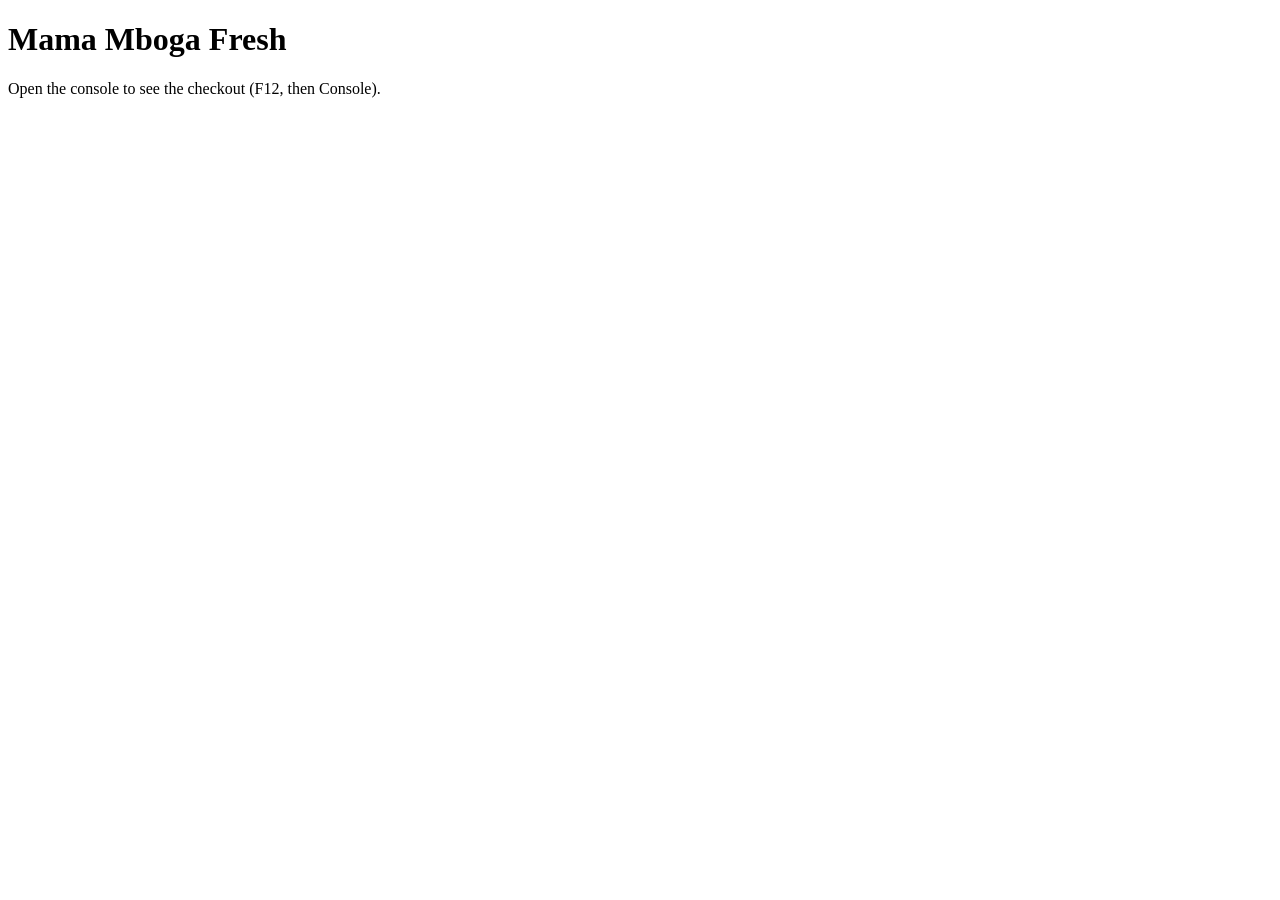
<file: index.html>
<!doctype html>
<html lang="en">
  <head>
    <meta charset="UTF-8" />
    <meta name="viewport" content="width=device-width, initial-scale=1.0" />
    <title>Mama Mboga Fresh checkout</title>
  </head>
  <body>
    <h1>Mama Mboga Fresh</h1>
    <p>Open the console to see the checkout (F12, then Console).</p>

    <script src="js/app.js"></script>
  </body>
</html>
</file>
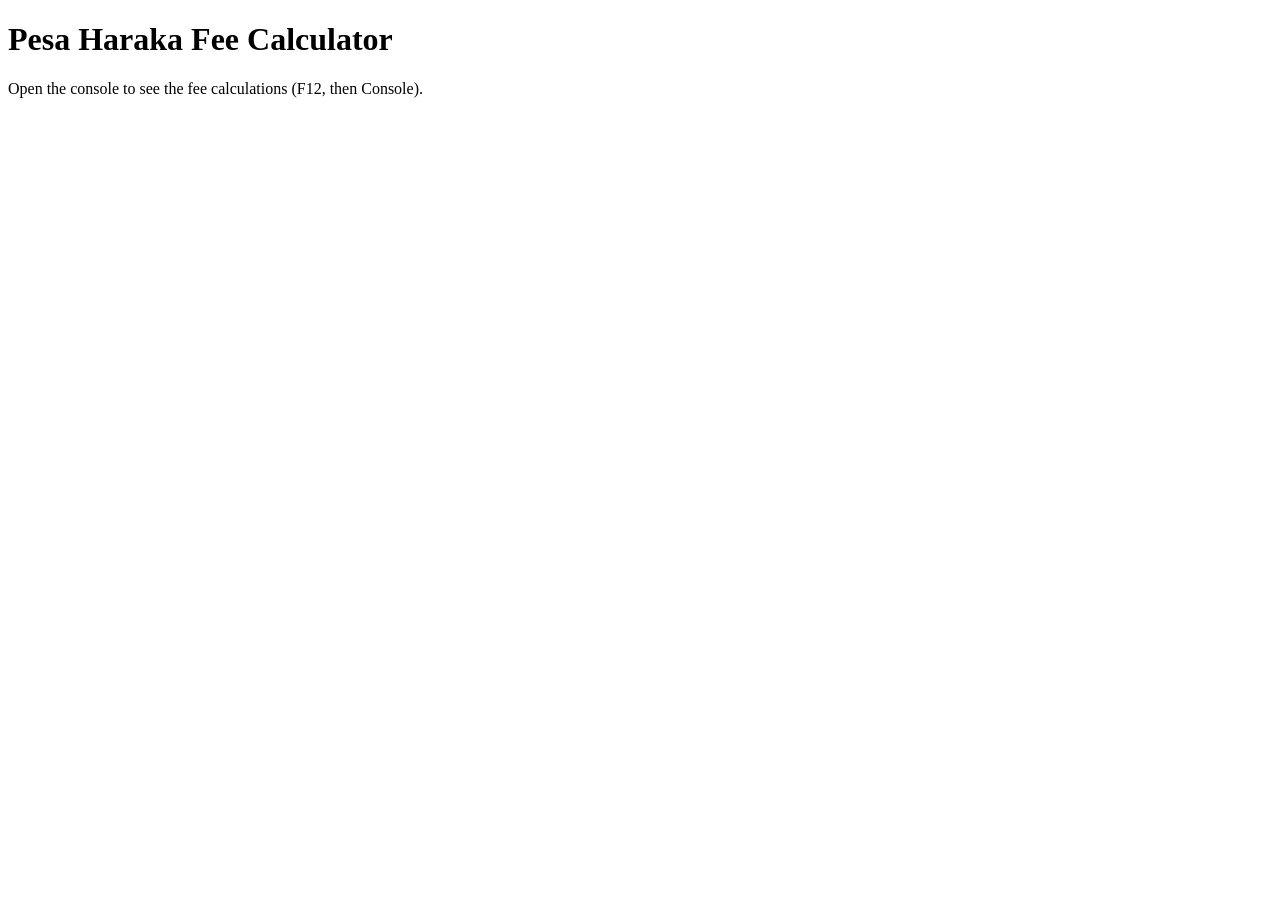
<file: week1-challenge/index.html>
<!doctype html>
<html lang="en">
  <head>
    <meta charset="UTF-8" />
    <meta name="viewport" content="width=device-width, initial-scale=1.0" />
    <title>Pesa Haraka Fee Calculator</title>
  </head>
    <body>
    <h1>Pesa Haraka Fee Calculator</h1>
    <p>Open the console to see the fee calculations (F12, then Console).</p>

    <script src="js/app.js"></script>
     </body>
</html>
</file>
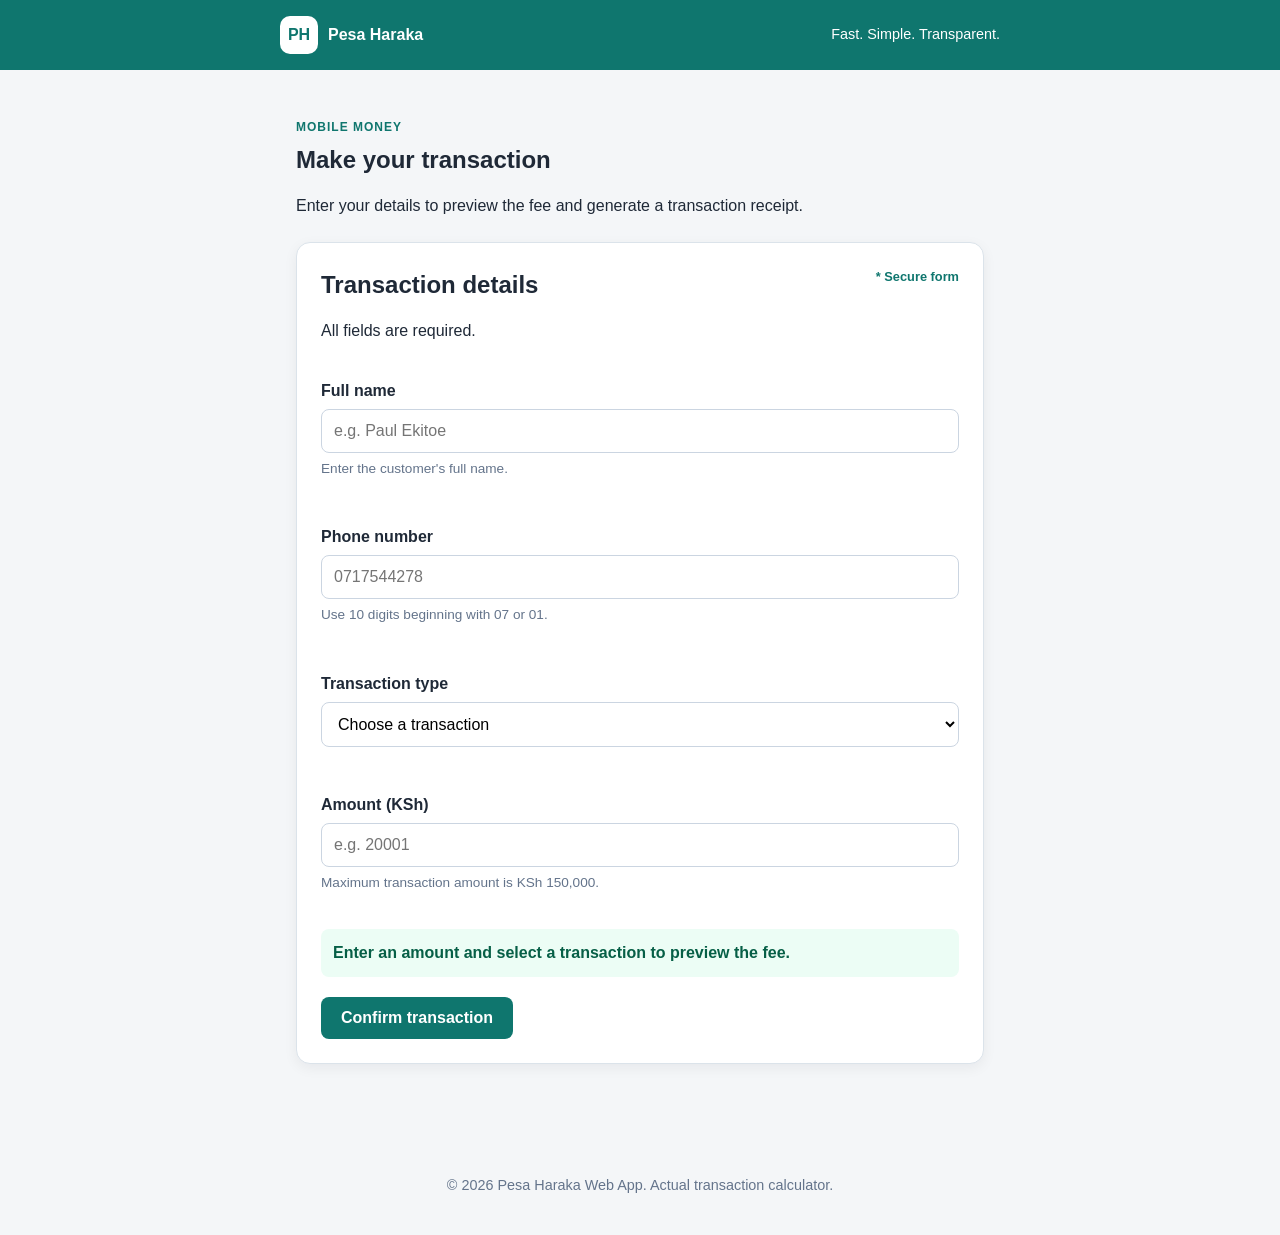
<file: week2-challenge/index.html>
<!doctype html>
<html lang="en">
  <head>
    <meta charset="UTF-8" />
    <meta name="viewport" content="width=device-width, initial-scale=1.0" />
    <meta
      name="description"
      content="Pesa Haraka transaction fee calculator and receipt generator."
    />
    <title>Pesa Haraka Web App</title>
    <link rel="stylesheet" href="css/styles.css" />
    <script src="js/app.js" defer></script>
  </head>

  <body>
    <header class="site-header">
      <div class="header-inner">
        <a class="brand" href="#" aria-label="Pesa Haraka home">
          <span class="brand-mark" aria-hidden="true">PH</span>
          <span>Pesa Haraka</span>
        </a>
        <span class="header-tagline">Fast. Simple. Transparent.</span>
      </div>
    </header>

    <main class="container">
      <section class="intro" aria-labelledby="page-title">
        <p class="eyebrow">MOBILE MONEY</p>
        <h1 id="page-title">Make your transaction</h1>
        <p>
          Enter your details to preview the fee and generate a transaction
          receipt.
        </p>
      </section>

      <section id="form-panel" class="panel" aria-labelledby="form-title">
        <div class="panel-heading">
          <div>
            <h2 id="form-title">Transaction details</h2>
            <p>All fields are required.</p>
          </div>
          <span class="secure-label">
            <span aria-hidden="true">*</span> Secure form
          </span>
        </div>

        <form id="transaction-form" novalidate>
          <div class="field">
            <label>
              Full name
              <input
                id="full-name"
                name="fullName"
                type="text"
                autocomplete="name"
                placeholder="e.g. Paul Ekitoe"
                required
                aria-describedby="name-help name-error"
              />
            </label>

            <small id="name-help" class="field-help">
              Enter the customer's full name.
            </small>
            <p id="name-error" class="error-message" aria-live="polite"></p>
          </div>

          <div class="field">
            <label>
              Phone number
              <input
                id="phone-number"
                name="phoneNumber"
                type="tel"
                inputmode="tel"
                autocomplete="tel"
                placeholder="0717544278"
                required
                aria-describedby="phone-help phone-error"
              />
            </label>

            <small id="phone-help" class="field-help">
              Use 10 digits beginning with 07 or 01.
            </small>
            <p id="phone-error" class="error-message" aria-live="polite"></p>
          </div>

          <div class="field">
            <label>
              Transaction type
              <select
                id="transaction-type"
                name="transactionType"
                required
                aria-describedby="type-error"
              >
                <option value="">Choose a transaction</option>
                <option value="send">Send money</option>
                <option value="withdraw">Withdraw cash</option>
                <option value="business">Pay a business</option>
              </select>
            </label>

            <p id="type-error" class="error-message" aria-live="polite"></p>
          </div>

          <div class="field">
            <label>
              Amount (KSh)
              <input
                id="amount"
                name="amount"
                type="text"
                inputmode="decimal"
                min="0.01"
                max="150000"
                step="0.01"
                placeholder="e.g. 20001"
                required
                aria-describedby="amount-help amount-error"
              />
            </label>

            <small id="amount-help" class="field-help">
              Maximum transaction amount is KSh 150,000.
            </small>
            <p id="amount-error" class="error-message" aria-live="polite"></p>

            <p
              id="fee-preview"
              class="fee-preview"
              role="status"
              aria-live="polite"
            >
              Enter an amount and select a transaction to preview the fee.
            </p>
          </div>

          <button class="button button-primary" type="submit">
            Confirm transaction
          </button>
        </form>
      </section>

      <section
        id="receipt-panel"
        class="panel receipt-panel"
        aria-labelledby="receipt-title"
        hidden
      >
        <div class="receipt-success">
          <span class="success-icon" aria-hidden="true">✓</span>
          <p>Transaction confirmed</p>
        </div>

        <div id="receipt-content" class="receipt-paper">
            <h2 id="receipt-title" tabindex="-1">PESA HARAKA RECEIPT</h2>
          <p class="receipt-subtitle">Transaction confirmation</p>

          <div class="receipt-rule"></div>
          <dl id="receipt-details" class="receipt-details"></dl>
          <div class="receipt-rule"></div>

          <p class="receipt-thank-you">
            Thank you for using Pesa Haraka Web app!
          </p>
        </div>

        <button
          id="new-transaction"
          class="button button-primary"
          type="button"
        >
          New transaction
        </button>
      </section>
    </main>

    <footer class="site-footer">
      <p>© 2026 Pesa Haraka Web App. Actual transaction calculator.</p>
    </footer>
  </body>
</html>
</file>
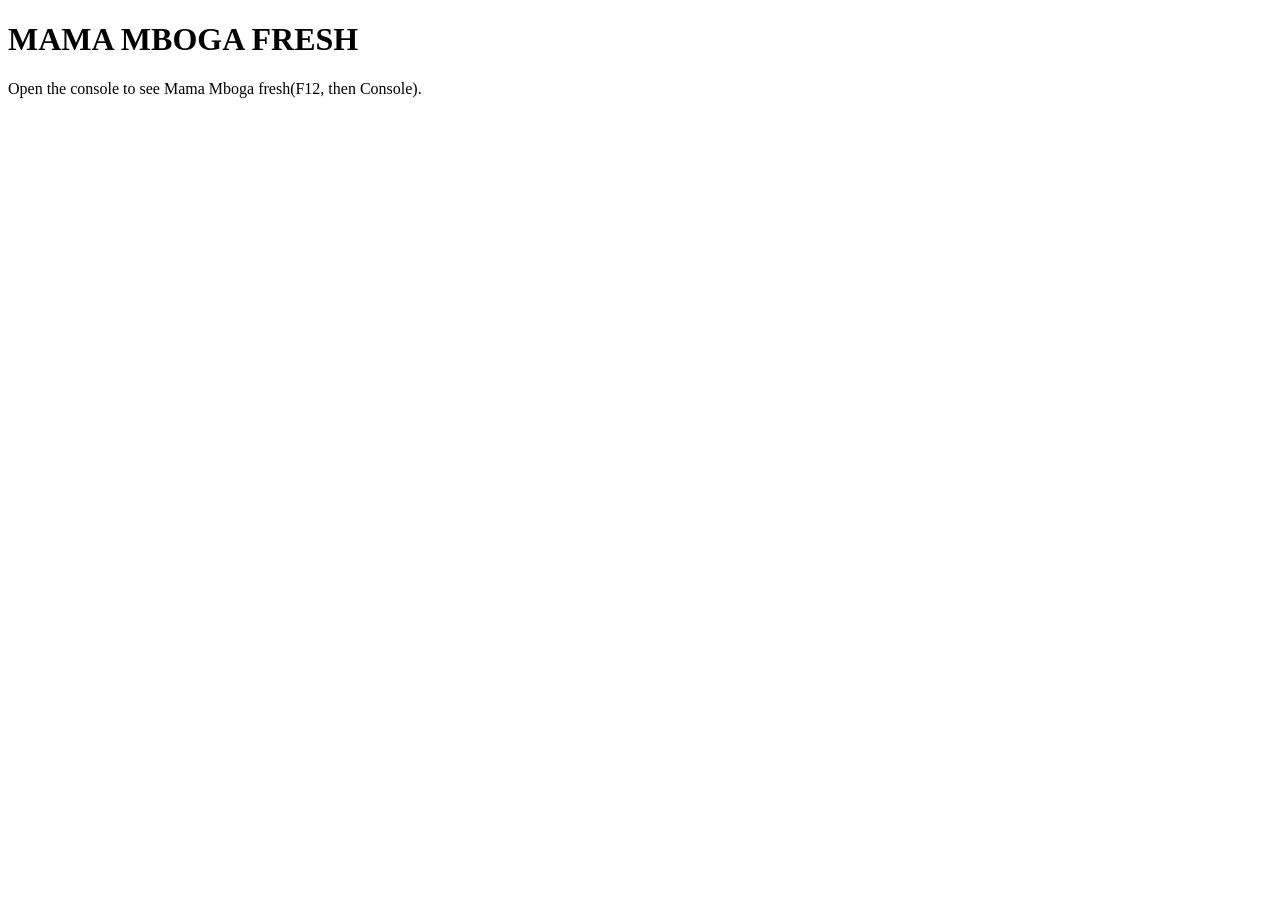
<file: week2-dom/index.html>
<!doctype html>
<html lang="en">
  <head>
    <meta charset="UTF-8" />
    <meta name="viewport" content="width=device-width, initial-scale=1.0" />
    <title>MAMA MBOGA FRESH</title>
  </head>
  <body>
    <h1>MAMA MBOGA FRESH</h1>
    <p>Open the console to see Mama Mboga fresh(F12, then Console).</p>

    <script src="js/app.js"></script>
  </body>
</html>
</file>
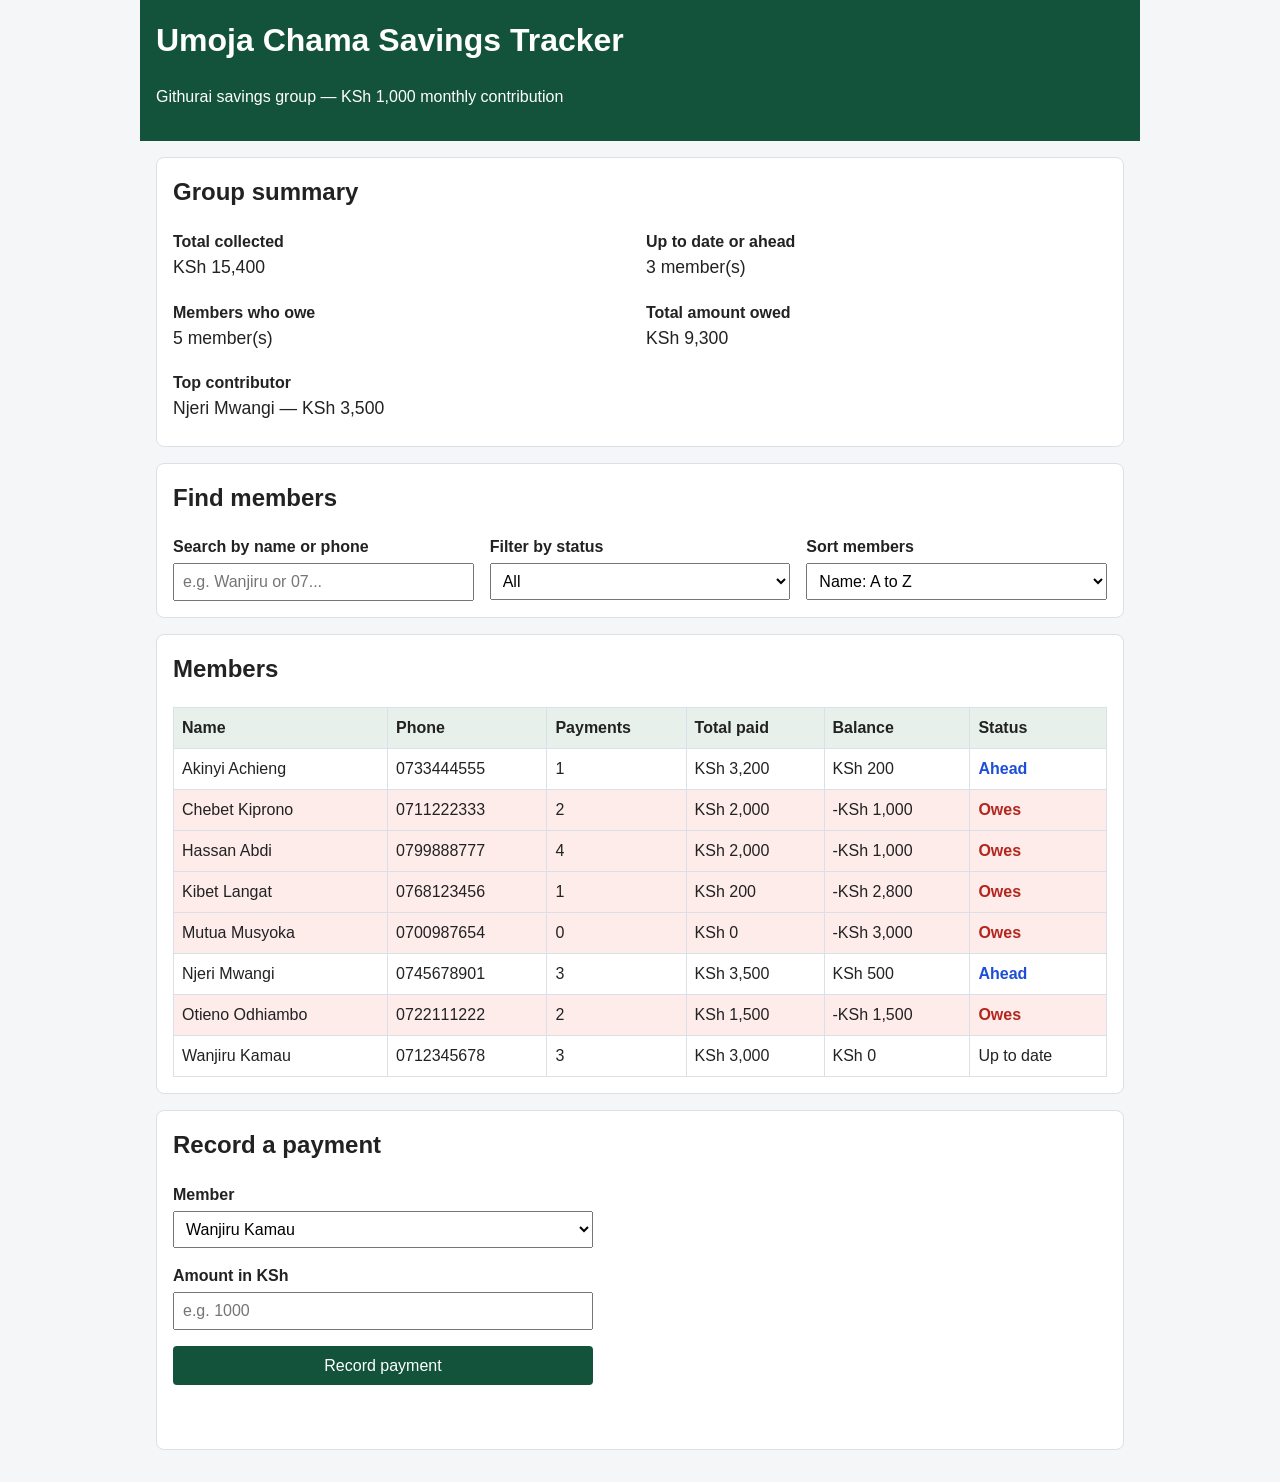
<file: week3-challenge/index.html>
<!doctype html>

<html lang="en">
  <head>
    <meta charset="UTF-8" />
    <meta name="viewport" content="width=device-width, initial-scale=1.0" />

    <title>Umoja Chama Savings Tracker</title>

    <link rel="stylesheet" href="css/styles.css" />
  </head>

  <body>
    <header>
      <h1>Umoja Chama Savings Tracker</h1>

      <p>Githurai savings group — KSh 1,000 monthly contribution</p>
    </header>

    <main>
      <section aria-labelledby="summary-heading" class="summary">
        <h2 id="summary-heading">Group summary</h2>
        <dl>
          <div>
            <dt>Total collected</dt>

            <dd id="total-collected"></dd>
          </div>

          <div>
            <dt>Up to date or ahead</dt>

            <dd id="members-current"></dd>
          </div>

          <div>
            <dt>Members who owe</dt>

            <dd id="members-owing"></dd>
          </div>

          <div>
            <dt>Total amount owed</dt>
            <dd id="total-owed"></dd>
          </div>

          <div>
            <dt>Top contributor</dt>
            <dd id="top-contributor"></dd>
          </div>
        </dl>
      </section>

      <section aria-labelledby="controls-heading">
        <h2 id="controls-heading">Find members</h2>

        <div class="controls">
          <div>
            <label for="search-input">Search by name or phone</label>
            <input
              id="search-input"
              type="search"
              placeholder="e.g. Wanjiru or 07..."
            />
          </div>

          <div>
            <label for="status-filter">Filter by status</label>
            <select id="status-filter">
              <option value="all">All</option>
              <option value="Owes">Owes</option>
              <option value="Up to date">Up to date</option>
              <option value="Ahead">Ahead</option>
            </select>
          </div>

          <div>
            <label for="sort-select">Sort members</label>
            <select id="sort-select">
              <option value="name">Name: A to Z</option>
              <option value="balance">Balance: lowest first</option>
            </select>
          </div>
        </div>
      </section>

      <section aria-labelledby="members-heading">
        <h2 id="members-heading">Members</h2>

        <div class="table-wrapper">
          <table>
            <thead>
              <tr>
                <th scope="col">Name</th>
                <th scope="col">Phone</th>
                <th scope="col">Payments</th>
                <th scope="col">Total paid</th>
                <th scope="col">Balance</th>
                <th scope="col">Status</th>
              </tr>
            </thead>

            <tbody id="members-body"></tbody>
          </table>
        </div>

        <p id="no-members" hidden>No members match</p>
      </section>

      <section aria-labelledby="payment-heading">
        <h2 id="payment-heading">Record a payment</h2>

        <form id="payment-form" novalidate>
          <div>
            <label for="member-select">Member</label>
            <select id="member-select"></select>
          </div>

          <div>
            <label for="amount-input">Amount in KSh</label>
            <input
              id="amount-input"
              type="number"
              min="50"
              max="100000"
              step="1"
              placeholder="e.g. 1000"
            />
          </div>

          <button type="submit">Record payment</button>

          <p id="form-message" role="status"></p>
        </form>
      </section>
    </main>

    <script src="js/app.js"></script>
  </body>
</html>
</file>
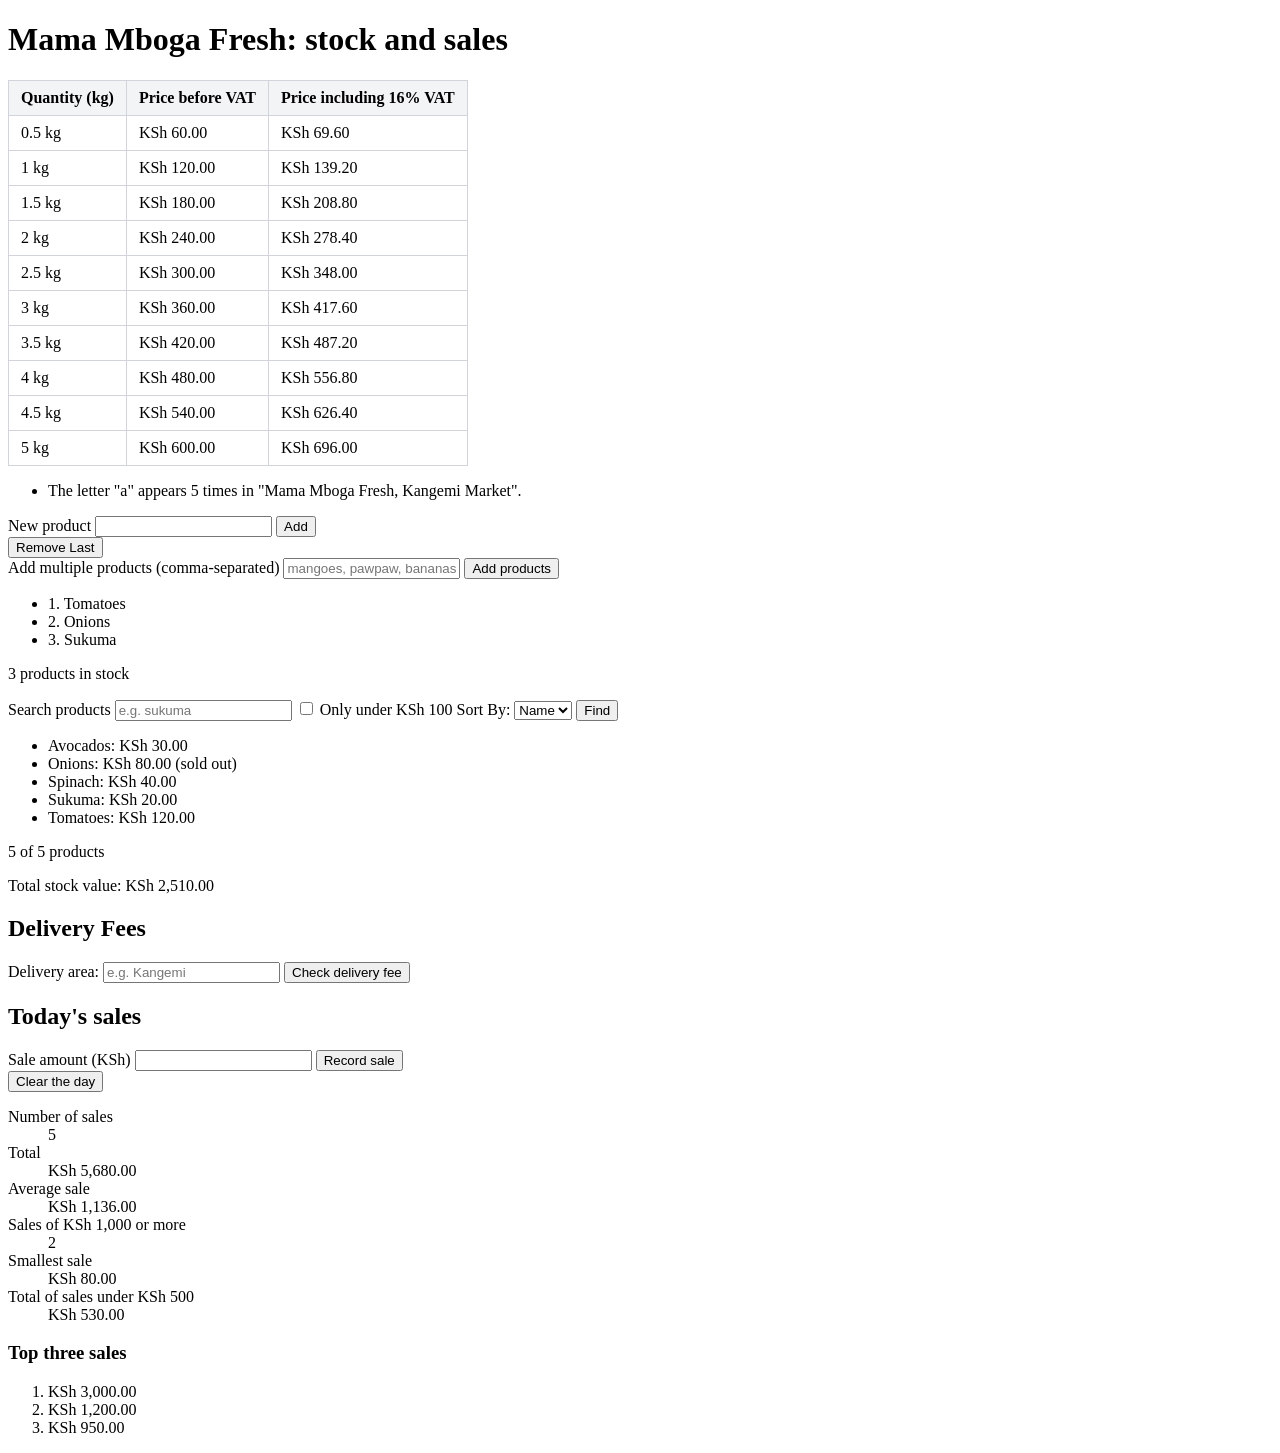
<file: week3-data/index.html>
<!doctype html>
<html lang="en">
  <head>
    <meta charset="UTF-8" />
    <meta name="viewport" content="width=device-width, initial-scale=1.0" />
    <title>Mama Mboga Fresh: stock and sales</title>
    <link rel="stylesheet" href="css/styles.css" />
  </head>

  <body>
    <h1>Mama Mboga Fresh: stock and sales</h1>

    <table id="price-table"></table>

    <ul id="output"></ul>

    <form id="add-form">
      <label for="new-product">New product</label>
      <input type="text" id="new-product" />
      <button type="submit">Add</button>
    </form>

    <button type="button" id="remove-last">Remove Last</button>

    <form id="bulk-add-form">
      <label for="new-products">Add multiple products (comma-separated)</label>
      <input
        type="text"
        id="new-products"
        placeholder="mangoes, pawpaw, bananas"
      />
      <button type="submit">Add products</button>
    </form>

    <ul id="stock-list"></ul>

    <p id="stock-count"></p>

    <search>
      <label for="search">Search products</label>
      <input type="search" id="search" placeholder="e.g. sukuma" />

      <label>
        <input type="checkbox" id="under-100" /> Only under KSh 100
      </label>

      <!-- Sort products -->
      <label for="sort-by">Sort By:</label>

      <select id="sort-by">
        <option value="name">Name</option>
        <option value="price">Price</option>
      </select>

      <button type="button" id="find-button">Find</button>

      <ul id="results"></ul>

      <p id="results-count"></p>

      <p id="stock-value"></p>

      <p id="under-50-message"></p>
    </search>

    <section>
      <h2>Delivery Fees</h2>

      <form id="delivery-form">
        <label for="delivery-area">Delivery area:</label>
        <input
          type="text"
          id="delivery-area"
          placeholder="e.g. Kangemi"
          autocomplete="off"
        />

        <button type="submit">Check delivery fee</button>
      </form>

      <p id="delivery-result"></p>
    </section>

    <section id="report">
      <h2>Today's sales</h2>

      <form id="sale-form">
        <label for="sale-amount">Sale amount (KSh)</label>
        <input type="number" id="sale-amount" min="1" />
        <button type="submit">Record sale</button>
      </form>

      <button type="button" id="clear-sales">Clear the day</button>

      <dl id="summary"></dl>

      <h3>Top three sales</h3>
      <ol id="top-sales"></ol>
    </section>

    <script src="js/app.js"></script>
  </body>
</html>
</file>
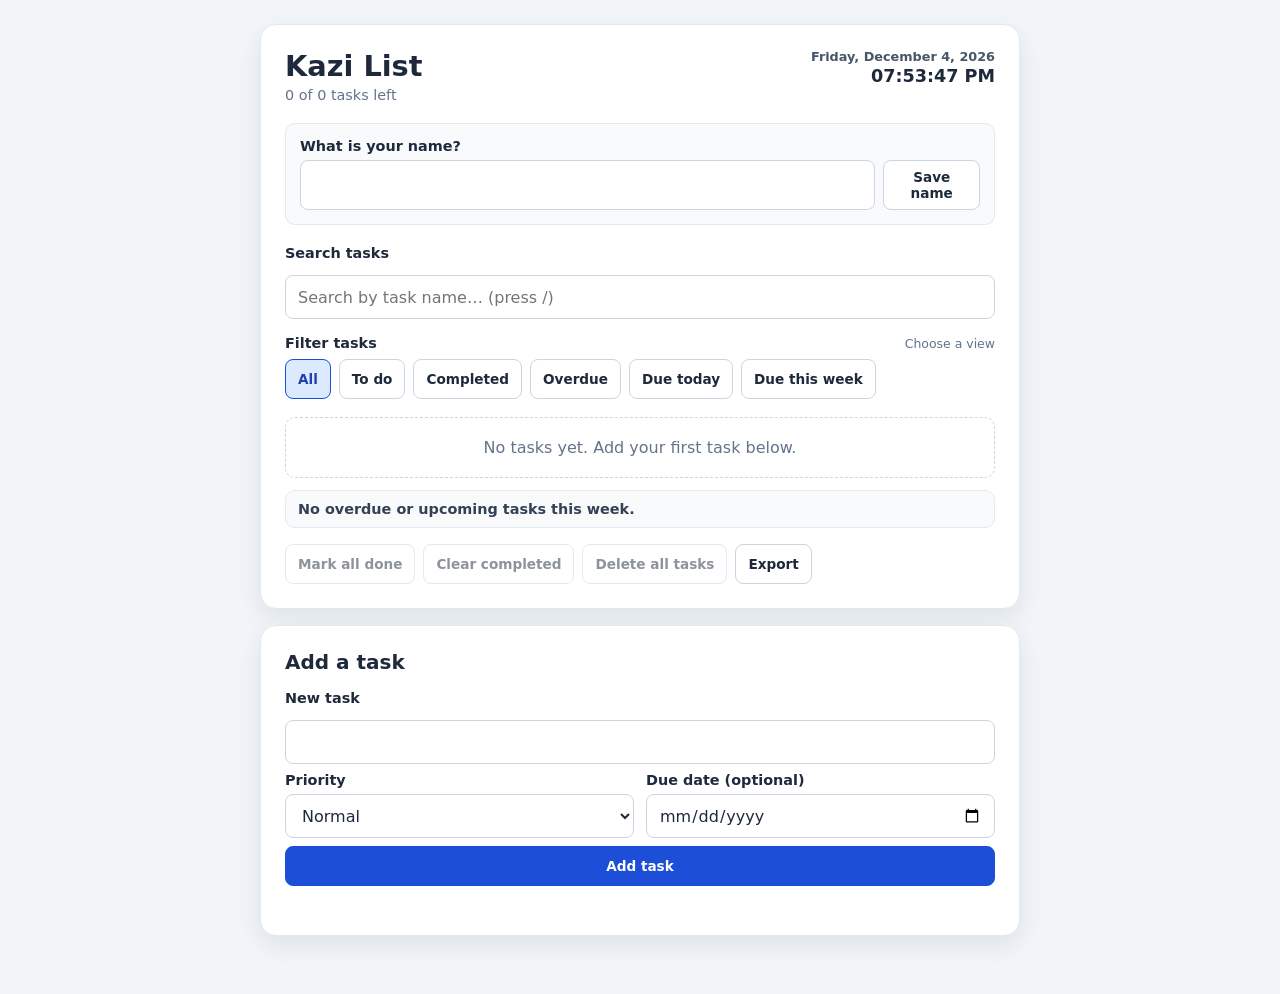
<file: week4-tasks/index.html>
<!doctype html>
<html lang="en">
  <head>
    <meta charset="UTF-8" />
    <meta name="viewport" content="width=device-width, initial-scale=1.0" />
    <meta name="theme-color" content="#f1f5f9" />
    <title>Kazi List</title>
    <link rel="stylesheet" href="css/styles.css" />
    <script src="js/app.js" defer></script>
  </head>

  <body>
    <main class="card">
      <header class="card-header">
        <div class="header-main">
          <h1>Kazi List</h1>
          <p id="greeting" class="greeting" hidden></p>
          <p id="task-count" class="task-count" aria-live="polite"></p>
        </div>

        <div class="clock" aria-label="Current date and time">
          <p id="today-date" class="today-date"></p>
          <p id="live-clock" class="live-clock"></p>
        </div>
      </header>

      <form id="name-form" class="name-form">
        <label for="user-name">What is your name?</label>
        <div class="name-form-controls">
          <input
            type="text"
            id="user-name"
            maxlength="40"
            autocomplete="given-name"
            required
          />
          <button type="submit">Save name</button>
        </div>
      </form>

      <section class="task-tools" aria-label="Find and filter tasks">
        <label for="search-input">Search tasks</label>
        <input
          type="search"
          id="search-input"
          placeholder="Search by task name… (press /)"
          autocomplete="off"
        />

        <div class="filter-heading">
          <span>Filter tasks</span>
          <span class="filter-hint">Choose a view</span>
        </div>
        <div
          id="filter-buttons"
          class="filter-buttons"
          aria-label="Task filters"
        >
          <button
            type="button"
            class="filter-btn"
            data-filter="all"
            aria-pressed="true"
          >
            All
          </button>
          <button
            type="button"
            class="filter-btn"
            data-filter="open"
            aria-pressed="false"
          >
            To do
          </button>
          <button
            type="button"
            class="filter-btn"
            data-filter="done"
            aria-pressed="false"
          >
            Completed
          </button>
          <button
            type="button"
            class="filter-btn"
            data-filter="overdue"
            aria-pressed="false"
          >
            Overdue
          </button>
          <button
            type="button"
            class="filter-btn"
            data-filter="today"
            aria-pressed="false"
          >
            Due today
          </button>
          <button
            type="button"
            class="filter-btn"
            data-filter="week"
            aria-pressed="false"
          >
            Due this week
          </button>
        </div>
      </section>

      <ul id="task-list" class="task-list" aria-label="Your tasks"></ul>

      <p id="task-summary" class="task-summary" aria-live="polite"></p>

      <div class="list-actions">
        <button type="button" id="mark-all-done">Mark all done</button>
        <button type="button" id="clear-done">Clear completed</button>
        <button type="button" id="delete-all" class="danger-button">
          Delete all tasks
        </button>
        <button type="button" id="export-tasks">Export</button>
      </div>

      <pre id="export-output" class="export-output" hidden></pre>
    </main>

    <section class="add-card" aria-labelledby="add-heading">
      <h2 id="add-heading">Add a task</h2>
      <form id="add-form">
        <label for="new-title">New task</label>
        <input
          type="text"
          id="new-title"
          maxlength="80"
          autocomplete="off"
          required
        />

        <div class="form-row">
          <div>
            <label for="new-priority">Priority</label>
            <select id="new-priority">
              <option value="normal">Normal</option>
              <option value="high">High</option>
            </select>
          </div>
          <div>
            <label for="new-due">Due date (optional)</label>
            <input type="date" id="new-due" />
          </div>
        </div>

        <button type="submit" class="primary-button">Add task</button>
        <p id="add-error" class="error" aria-live="polite"></p>
      </form>
    </section>

    <p id="status" class="status-message" role="status" aria-live="polite"></p>

    <template id="task-template">
      <li class="task">
        <label class="task-label">
          <input class="task-check" type="checkbox" />
          <span class="task-title"></span>
        </label>

        <button class="badge" type="button"></button>
        <time class="due"></time>
        <span class="created"></span>

        <div class="task-actions">
          <button class="details-btn" type="button">Details</button>
          <button class="edit-btn" type="button">Edit</button>
          <button class="delete-btn" type="button">Delete</button>
        </div>
      </li>
    </template>
  </body>
</html>
</file>
<file: week2-challenge/css/styles.css>
/* ===== Base ===== */
* {
  box-sizing: border-box;
}

body {
  margin: 0;
  font-family: Arial, Helvetica, sans-serif;
  background: #f4f6f8;
  color: #1f2937;
  line-height: 1.5;
}

.container {
  width: min(100%, 720px);
  margin: 0 auto;
  padding: 24px 16px 48px;
}

/* ===== Header ===== */
.site-header {
  background: #0f766e;
  color: #ffffff;
  padding: 16px;
}

.header-inner {
  width: min(100%, 720px);
  margin: 0 auto;
  display: flex;
  align-items: center;
  justify-content: space-between;
  gap: 16px;
}

.brand {
  display: flex;
  align-items: center;
  gap: 10px;
  color: inherit;
  text-decoration: none;
  font-weight: bold;
}

.brand-mark {
  display: grid;
  place-items: center;
  width: 38px;
  height: 38px;
  border-radius: 10px;
  background: #ffffff;
  color: #0f766e;
  font-weight: bold;
}

.header-tagline {
  font-size: 0.9rem;
}

/* ===== Intro ===== */
.intro {
  margin: 24px 0;
}

.eyebrow {
  margin: 0 0 6px;
  font-size: 0.75rem;
  font-weight: bold;
  letter-spacing: 1px;
  color: #0f766e;
}

h1,
h2 {
  margin: 0 0 8px;
}

/* ===== Panels ===== */
.panel {
  background: #ffffff;
  border: 1px solid #dbe3ea;
  border-radius: 14px;
  padding: 24px;
  margin-bottom: 24px;
  box-shadow: 0 4px 14px rgba(15, 23, 42, 0.06);
}

.panel-heading {
  display: flex;
  justify-content: space-between;
  align-items: flex-start;
  gap: 16px;
  margin-bottom: 20px;
}

.secure-label {
  font-size: 0.8rem;
  font-weight: bold;
  color: #0f766e;
  white-space: nowrap;
}

/* ===== Form fields ===== */
.field {
  margin-bottom: 20px;
}

.field label {
  display: block;
  font-weight: bold;
  margin-bottom: 6px;
}

.field input,
.field select {
  display: block;
  width: 100%;
  padding: 12px;
  margin-top: 6px;
  font-size: 1rem;
  border: 1px solid #cbd5e1;
  border-radius: 8px;
  background: #ffffff;
}

.field input:focus,
.field select:focus {
  outline: 3px solid #99f6e4;
  border-color: #0f766e;
}

.field input[aria-invalid="true"],
.field select[aria-invalid="true"] {
  border-color: #b91c1c;
}

.field-help {
  display: block;
  margin-top: 6px;
  color: #64748b;
  font-size: 0.85rem;
}

.error-message {
  min-height: 20px;
  margin: 6px 0 0;
  color: #b91c1c;
  font-size: 0.9rem;
  font-weight: bold;
}

.fee-preview {
  margin-top: 10px;
  padding: 12px;
  border-radius: 8px;
  background: #ecfdf5;
  color: #065f46;
  font-weight: bold;
}

.fee-preview-error {
  background: #fef2f2;
  color: #b91c1c;
}

/* ===== Buttons ===== */
.button {
  display: inline-block;
  padding: 12px 20px;
  border: none;
  border-radius: 8px;
  font-size: 1rem;
  font-weight: bold;
  cursor: pointer;
}

.button-primary {
  background: #0f766e;
  color: #ffffff;
}

.button-primary:hover,
.button-primary:focus {
  background: #115e59;
}

/* ===== Receipt ===== */
.receipt-panel {
  background: #ffffff;
}

.receipt-success {
  display: flex;
  align-items: center;
  gap: 10px;
  margin-bottom: 16px;
  color: #065f46;
  font-weight: bold;
}

.success-icon {
  display: grid;
  place-items: center;
  width: 28px;
  height: 28px;
  border-radius: 50%;
  background: #10b981;
  color: #ffffff;
}

.receipt-paper {
  padding: 20px;
  border: 1px dashed #94a3b8;
  border-radius: 10px;
  background: #fffdf5;
}

.receipt-subtitle {
  margin-top: 0;
  color: #64748b;
}

.receipt-rule {
  height: 1px;
  margin: 16px 0;
  background: #e2e8f0;
}

.receipt-details {
  margin: 0;
}

.receipt-row {
  display: flex;
  justify-content: space-between;
  gap: 16px;
  padding: 6px 0;
}

.receipt-row dt {
  font-weight: bold;
}

.receipt-row dd {
  margin: 0;
  text-align: right;
}

.receipt-total {
  border-top: 2px solid #0f766e;
  margin-top: 8px;
  padding-top: 10px;
  font-weight: bold;
}

.receipt-thank-you {
  margin-bottom: 0;
  text-align: center;
  color: #475569;
}

/* ===== Footer ===== */
.site-footer {
  padding: 24px 16px;
  text-align: center;
  color: #64748b;
  font-size: 0.9rem;
}

/* ===== Small screens ===== */
@media (max-width: 520px) {
  .header-inner,
  .panel-heading {
    flex-direction: column;
    align-items: flex-start;
  }

  .receipt-row {
    flex-direction: column;
    gap: 2px;
  }

  .receipt-row dd {
    text-align: left;
  }
}
</file>
<file: week3-challenge/css/styles.css>
/* Makes padding and borders easier to calculate */
* {
  box-sizing: border-box;
}

/* Basic styles for the whole page */
body {
  margin: 0;
  font-family: Arial, sans-serif;
  background: #f4f6f8;
  color: #222;
  line-height: 1.5;
}

/* Keeps the header and main content centred */
header,
main {
  max-width: 1000px;
  margin: 0 auto;
  padding: 1rem;
}

/* Styles the top green banner */
header {
  background: #14533b;
  color: #fff;
}

/* Removes extra space above headings */
h1,
h2 {
  margin-top: 0;
}

/* Styles each white card on the page */
section {
  background: #fff;
  border: 1px solid #d9e1e7;
  border-radius: 8px;
  padding: 1rem;
  margin-bottom: 1rem;
}

/* Styles the summary numbers */
.summary dl {
  display: grid;
  gap: 0.75rem;
  margin: 0;
}

/* Makes summary labels bold */
.summary dt {
  font-weight: bold;
}

/* Adds spacing below each summary value */
.summary dd {
  margin: 0 0 0.5rem;
  font-size: 1.1rem;
}

/* Arranges the search, filter and sort controls */
.controls {
  display: grid;
  gap: 1rem;
}

/* Makes labels clear and easy to read */
label {
  display: block;
  font-weight: bold;
  margin-bottom: 0.25rem;
}

/* Makes form controls easier to use */
input,
select {
  width: 100%;
  padding: 0.5rem;
  font-size: 1rem;
}

/* Allows the table to scroll on small screens */
.table-wrapper {
  overflow-x: auto;
}

/* Styles the members table */
table {
  width: 100%;
  border-collapse: collapse;
  min-width: 720px;
}

/* Adds borders and spacing to table cells */
th,
td {
  border: 1px solid #d9e1e7;
  padding: 0.5rem;
  text-align: left;
}

/* Gives the table headings a light background */
thead {
  background: #e8f0ec;
}

/* Highlights members who still owe money */
tr.owes {
  background: #fdecea;
}

/* Makes the word “Owes” stand out */
.status-owes {
  font-weight: bold;
  color: #b3261e;
}

/* Styles members who are up to date */
.status-current {
  color: #14532d;
  font-weight: bold;
}

/* Styles members who have paid ahead */
.status-ahead {
  color: #1d4ed8;
  font-weight: bold;
}

/* Styles the payment form */
form {
  display: grid;
  gap: 1rem;
  max-width: 420px;
}

/* Styles the Record payment button */
button {
  padding: 0.65rem;
  font-size: 1rem;
  background: #14533b;
  color: #fff;
  border: none;
  border-radius: 4px;
  cursor: pointer;
}

/* Changes button colour when the mouse is over it */
button:hover {
  background: #0f3d22;
}

/* Makes confirmation and error messages stand out */
#form-message {
  font-weight: bold;
}

/* Changes the layout on larger screens */
@media (min-width: 720px) {
  /* Shows summary items in two columns */
  .summary dl {
    grid-template-columns: repeat(2, 1fr);
  }

  /* Places search, filter and sort side by side */
  .controls {
    grid-template-columns: repeat(3, 1fr);
  }
}
</file>
<file: week3-data/css/styles.css>
.goal {
  font-weight: 700;
  color: #15803d;
}

#price-table {
  border-collapse: collapse;
  margin-top: 1rem;
}

#price-table th,
#price-table td {
  border: 1px solid #d1d5db;
  padding: 0.5rem 0.75rem;
  text-align: left;
}

#price-table th {
  background-color: #f3f4f6;
}
</file>
<file: week4-tasks/css/styles.css>
* {
  box-sizing: border-box;
}

:root {
  color-scheme: light;
  font-family: system-ui, Arial, sans-serif;
  color: #1e293b;
  background: #f1f5f9;
}

body {
  margin: 0;
  min-height: 100vh;
  display: flex;
  flex-direction: column;
  align-items: center;
  gap: 16px;
  padding: 24px 16px;
}

.card,
.add-card {
  width: min(760px, 100%);
  background: #fff;
  border: 1px solid #e2e8f0;
  border-radius: 16px;
  padding: 24px;
  box-shadow: 0 10px 25px rgba(15, 23, 42, 0.08);
}

.card-header {
  display: flex;
  align-items: flex-start;
  justify-content: space-between;
  gap: 16px;
  margin-bottom: 20px;
}

.header-main {
  min-width: 0;
}

h1 {
  margin: 0;
  font-size: 1.8rem;
}

h2 {
  margin: 0 0 16px;
  font-size: 1.25rem;
}

.greeting {
  margin: 4px 0;
  font-weight: 600;
  color: #166534;
}

.task-count {
  margin: 4px 0 0;
  color: #64748b;
  font-size: 0.9rem;
}

.clock {
  flex-shrink: 0;
  text-align: right;
}

.today-date {
  margin: 0;
  color: #475569;
  font-size: 0.8rem;
  font-weight: 600;
}

.live-clock {
  margin: 2px 0 0;
  font-size: 1.1rem;
  font-weight: 700;
  font-variant-numeric: tabular-nums;
}

label,
.filter-heading {
  display: block;
  margin-bottom: 6px;
  font-size: 0.9rem;
  font-weight: 650;
}

input,
select {
  width: 100%;
  min-width: 0;
  min-height: 44px;
  padding: 10px 12px;
  border: 1px solid #cbd5e1;
  border-radius: 8px;
  background: #fff;
  color: #1e293b;
  font: inherit;
}

input:focus-visible,
select:focus-visible,
button:focus-visible {
  outline: 3px solid #2563eb;
  outline-offset: 2px;
}

.name-form {
  margin-bottom: 20px;
  padding: 14px;
  border: 1px solid #e2e8f0;
  border-radius: 10px;
  background: #f8fafc;
}

.name-form-controls {
  display: flex;
  gap: 8px;
}

.task-tools {
  display: grid;
  gap: 8px;
  margin-bottom: 18px;
}

.filter-heading {
  display: flex;
  align-items: baseline;
  justify-content: space-between;
  margin: 8px 0 0;
}

.filter-hint {
  color: #64748b;
  font-size: 0.78rem;
  font-weight: 400;
}

.filter-buttons {
  display: flex;
  flex-wrap: wrap;
  gap: 8px;
}

button {
  min-height: 40px;
  border: 1px solid #cbd5e1;
  border-radius: 8px;
  padding: 8px 12px;
  background: #fff;
  color: #1e293b;
  font: inherit;
  font-size: 0.85rem;
  font-weight: 650;
  cursor: pointer;
}

button:hover:not(:disabled) {
  background: #f1f5f9;
}

button:disabled {
  cursor: not-allowed;
  opacity: 0.5;
}

.filter-btn[aria-pressed="true"] {
  border-color: #1d4ed8;
  background: #dbeafe;
  color: #1e40af;
}

.task-list {
  display: grid;
  gap: 10px;
  margin: 0;
  padding: 0;
  list-style: none;
}

.task {
  display: flex;
  align-items: center;
  flex-wrap: wrap;
  gap: 10px 12px;
  padding: 12px 14px;
  border: 1px solid #e2e8f0;
  border-radius: 10px;
  background: #f8fafc;
}

.task-label {
  display: flex;
  align-items: center;
  gap: 10px;
  flex: 1 1 220px;
  min-width: 0;
  margin: 0;
}

.task-check {
  width: 18px;
  min-height: 18px;
  height: 18px;
  flex: 0 0 18px;
  accent-color: #2563eb;
}

.task-title {
  overflow-wrap: anywhere;
}

.task.done .task-title {
  color: #94a3b8;
  text-decoration: line-through;
}

.badge {
  min-height: 30px;
  flex-shrink: 0;
  padding: 4px 10px;
  border: 0;
  border-radius: 999px;
  background: #e2e8f0;
  color: #334155;
  font-size: 0.75rem;
  text-transform: uppercase;
}

.task[data-priority="high"] .badge {
  background: #fee2e2;
  color: #b91c1c;
}

.due {
  color: #57606a;
  font-size: 0.85rem;
}

.task.overdue {
  border-left: 4px solid #b91c1c;
  background: #fef2f2;
}

.task.overdue .task-title,
.task.overdue .due {
  color: #b91c1c;
  font-weight: 700;
}

.created {
  color: #64748b;
  font-size: 0.75rem;
  white-space: nowrap;
}

.task-actions {
  display: flex;
  flex-wrap: wrap;
  gap: 6px;
  margin-left: auto;
}

.task-actions button {
  min-height: 36px;
  padding: 6px 10px;
}

.delete-btn:hover,
.danger-button:hover:not(:disabled) {
  border-color: #fca5a5;
  background: #fee2e2;
  color: #b91c1c;
}

.empty {
  padding: 20px;
  border: 1px dashed #cbd5e1;
  border-radius: 10px;
  color: #64748b;
  text-align: center;
}

.task-summary {
  margin: 12px 0 0;
  padding: 10px 12px;
  border: 1px solid #e2e8f0;
  border-radius: 10px;
  background: #f8fafc;
  color: #334155;
  font-size: 0.9rem;
  font-weight: 600;
}

.list-actions {
  display: flex;
  flex-wrap: wrap;
  gap: 8px;
  margin-top: 16px;
}

.add-card form {
  display: grid;
  gap: 8px;
}

.form-row {
  display: grid;
  grid-template-columns: 1fr 1fr;
  gap: 12px;
}

.primary-button {
  border-color: #1d4ed8;
  background: #1d4ed8;
  color: #fff;
}

.primary-button:hover:not(:disabled) {
  background: #1e40af;
}

.error {
  min-height: 1.2em;
  margin: 0;
  color: #b91c1c;
  font-size: 0.9rem;
}

.status-message {
  width: min(760px, 100%);
  min-height: 1.2em;
  margin: 0;
  color: #475569;
  font-size: 0.9rem;
}

.export-output {
  max-height: 16rem;
  overflow: auto;
  margin-top: 1rem;
  padding: 0.75rem;
  border: 1px solid #cbd5e1;
  border-radius: 0.5rem;
  background: #f8fafc;
  white-space: pre;
}

@media (max-width: 520px) {
  body {
    align-items: stretch;
    padding: 12px;
  }

  .card,
  .add-card {
    padding: 16px;
    border-radius: 12px;
  }

  .card-header {
    flex-direction: column;
    gap: 8px;
  }

  .clock {
    text-align: left;
  }

  .name-form-controls {
    flex-direction: column;
  }

  .name-form-controls button {
    width: 100%;
  }

  .filter-buttons {
    display: grid;
    grid-template-columns: repeat(2, minmax(0, 1fr));
  }

  .filter-btn {
    min-height: 44px;
  }

  .task {
    align-items: flex-start;
    gap: 8px;
  }

  .task-label {
    flex-basis: 100%;
  }

  .task-actions {
    width: 100%;
    margin-left: 0;
  }

  .task-actions button {
    flex: 1;
  }

  .form-row {
    grid-template-columns: 1fr;
  }

  .list-actions {
    display: grid;
    grid-template-columns: 1fr 1fr;
  }

  .list-actions button {
    min-height: 44px;
  }
}
</file>
